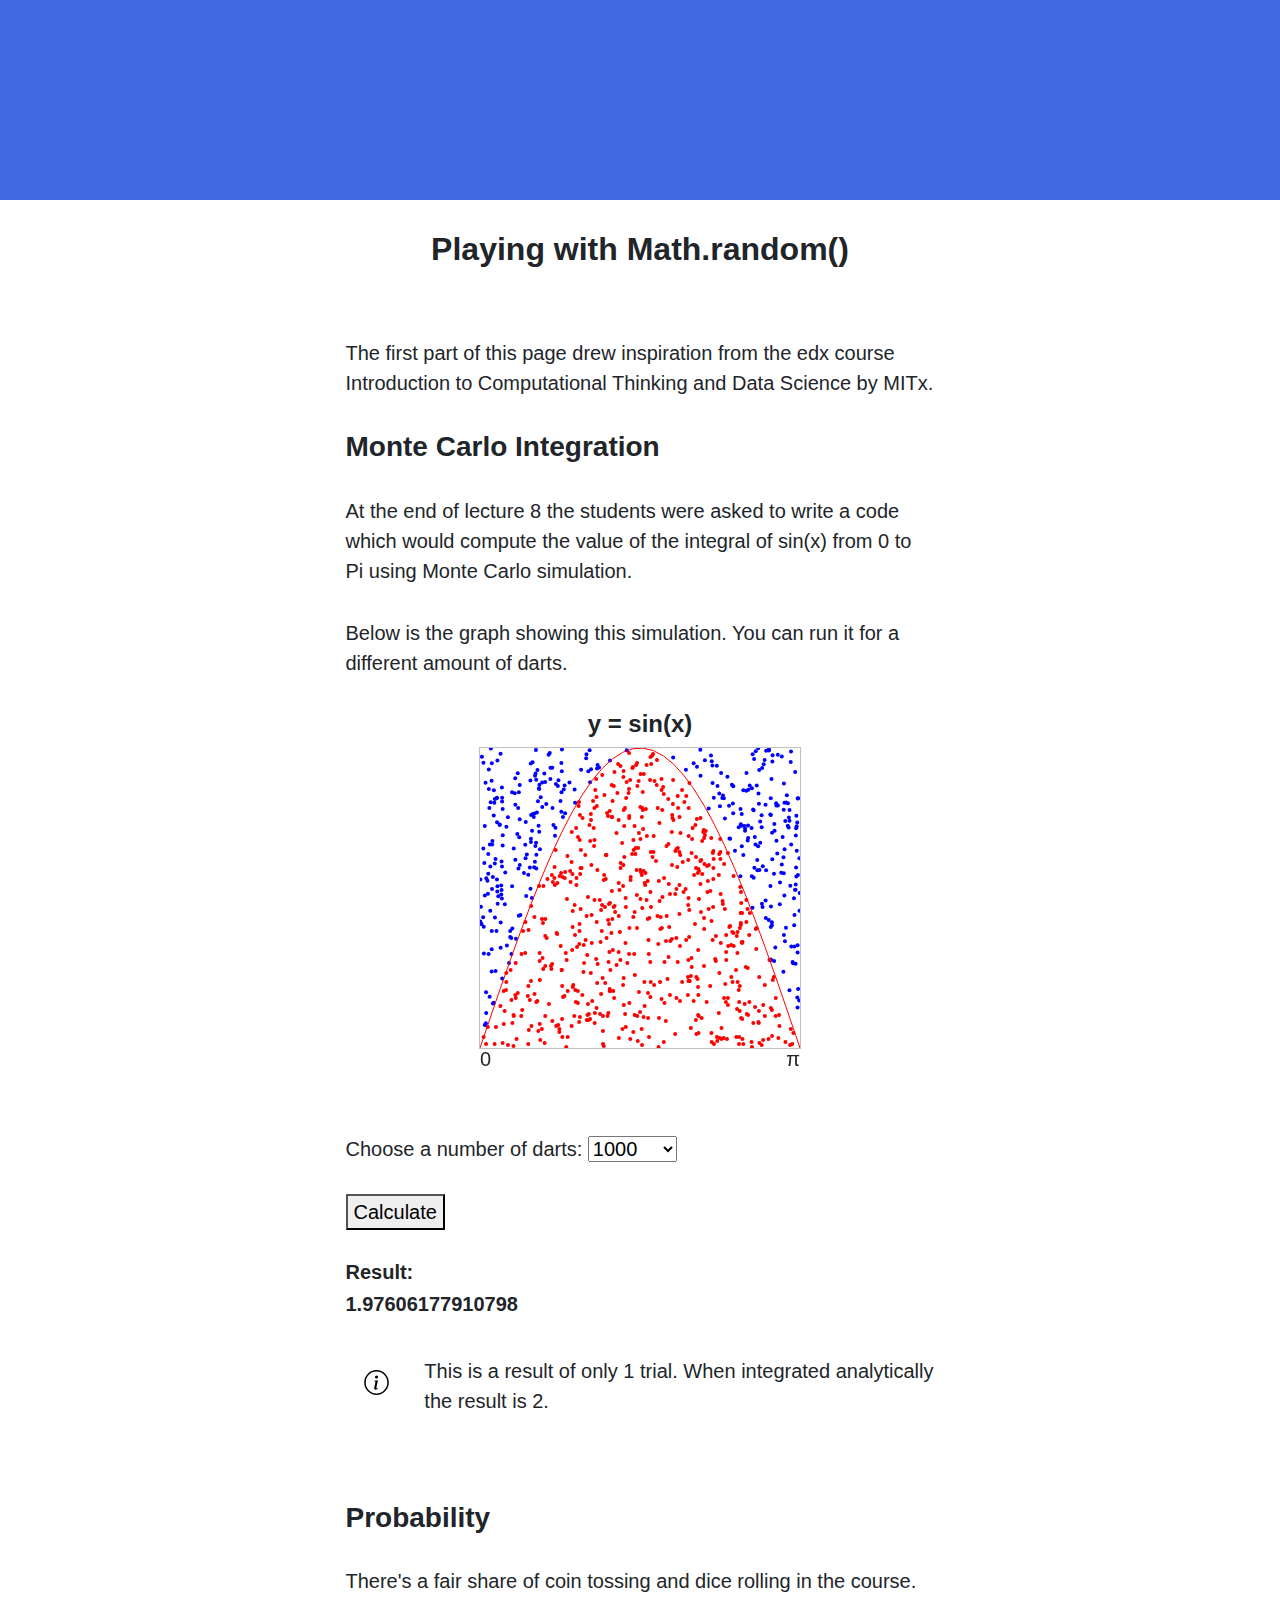
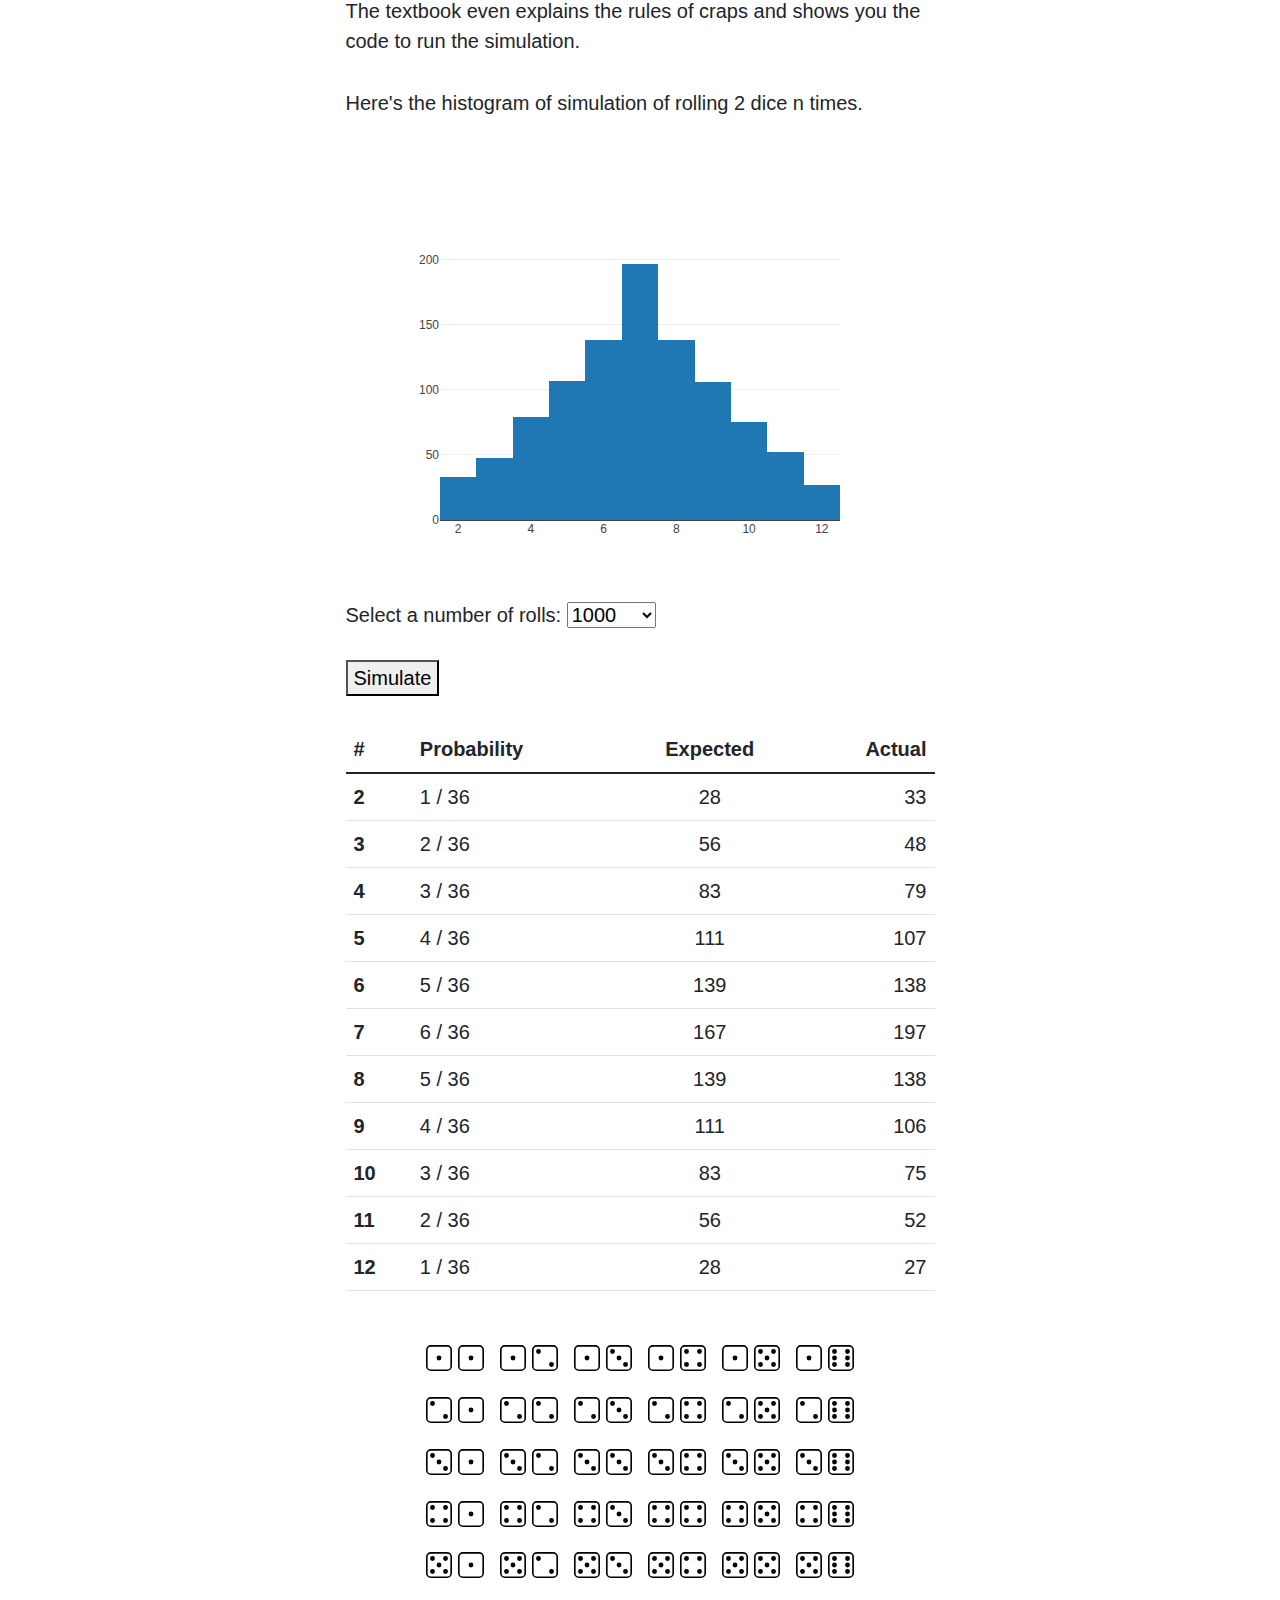
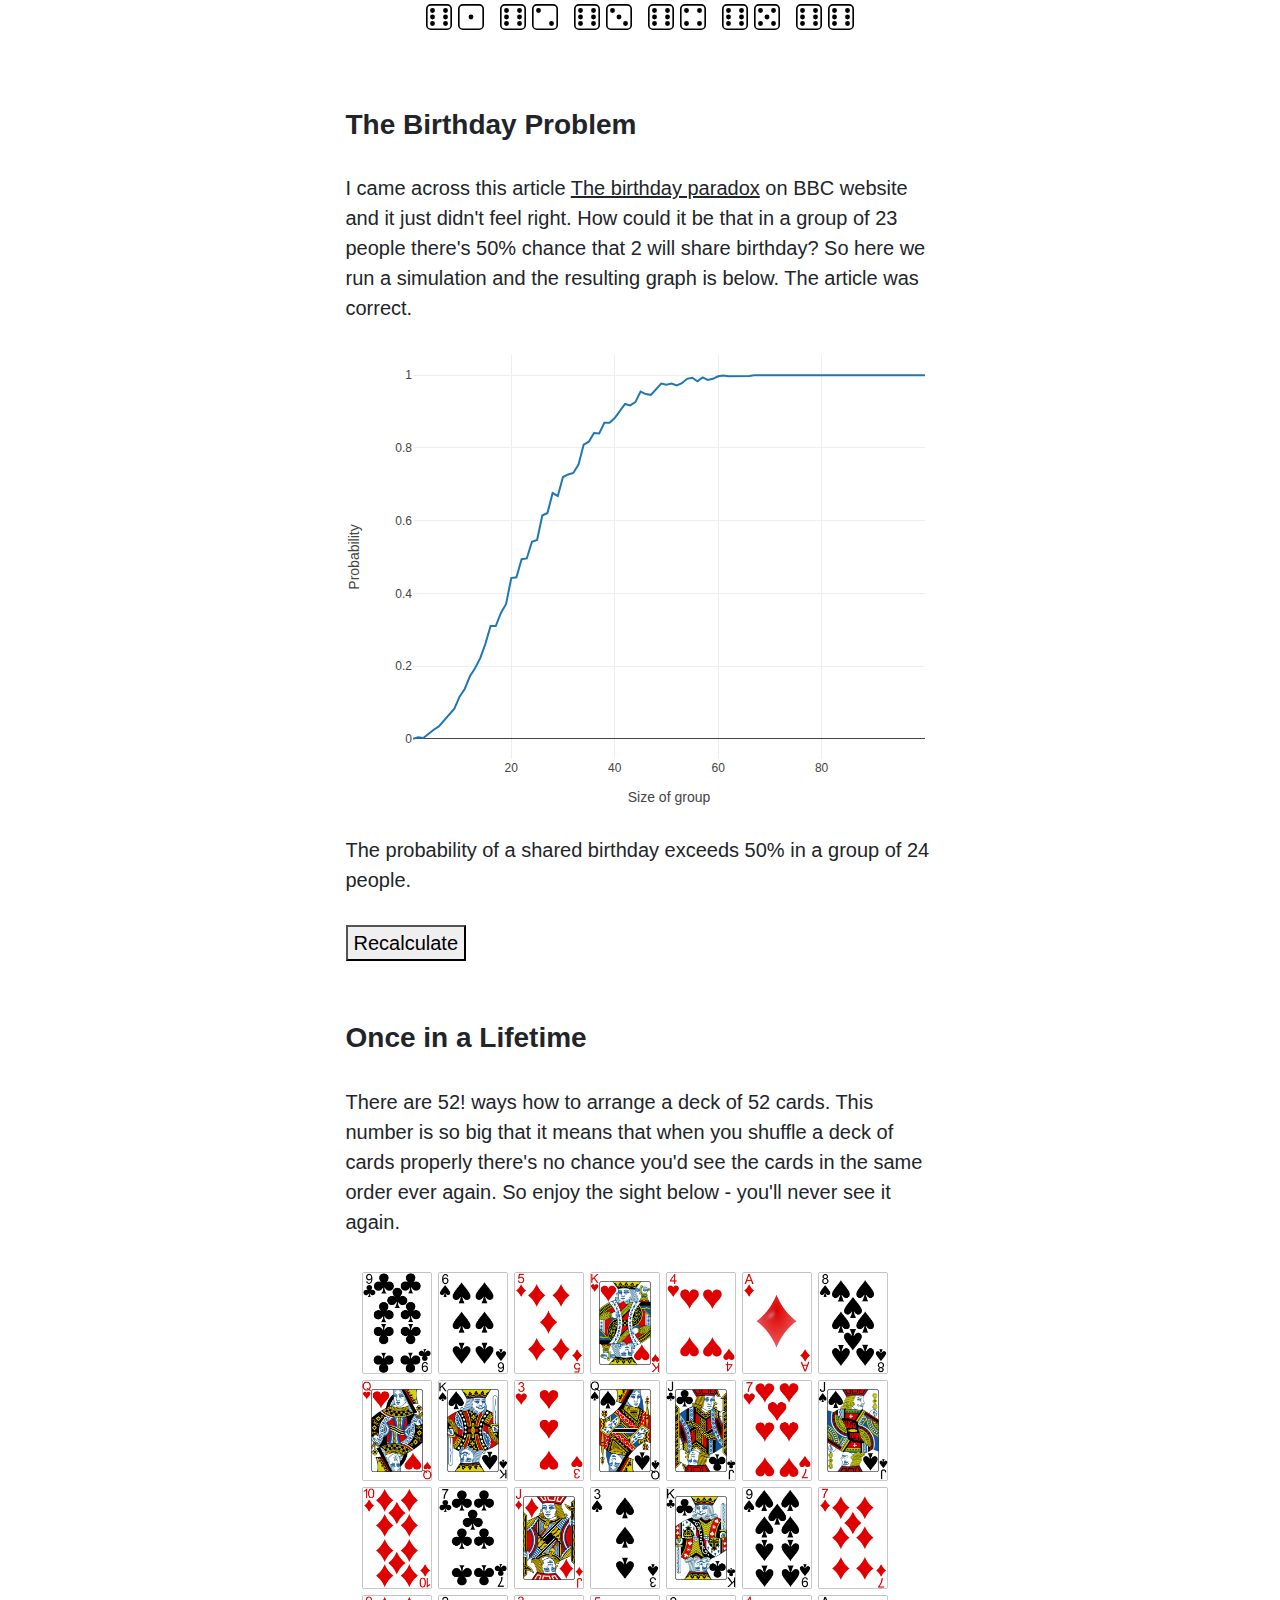
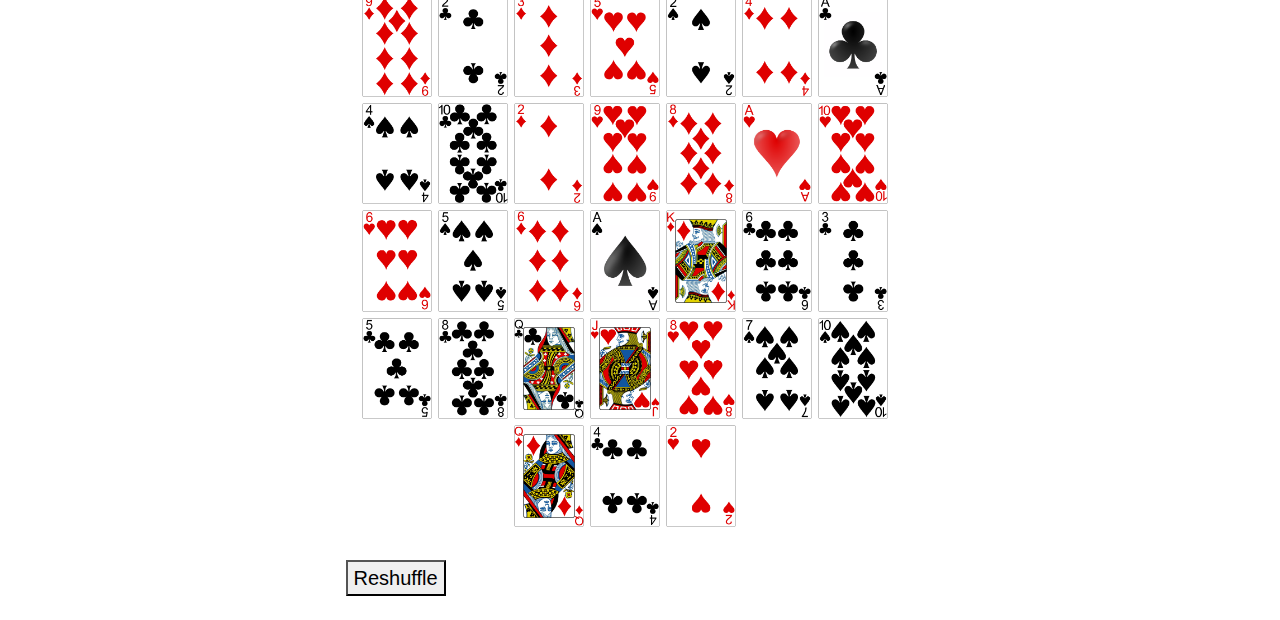
<file: index.html>
<!DOCTYPE html>
<html lang="en">
<head>
    <meta charset="UTF-8">
    <meta http-equiv="X-UA-Compatible" content="IE=edge">
    <meta name="viewport" content="width=device-width, initial-scale=1.0">
    <link rel="stylesheet" href="./styles.css">
    <title>Math.random()</title>
</head>
<body>
    <div class="backgr"></div>
    <br>
    <article class="mb-4">
        <div class="container px-4 px-lg-5">
            <div class="row gx-4 gx-lg-5 justify-content-center">
                <div class="col-md-10 col-lg-8 col-xl-7">
                    <h2 style="text-align: center;">Playing with Math.random()</h2>
                    <br>
                    <p>The first part of this page drew inspiration from the edx course Introduction to Computational Thinking and Data Science by MITx.</p>
                    <h3>Monte Carlo Integration</h3>
                    <p>At the end of lecture 8 the students were asked to write a code which would compute the value of the integral of sin(x) from 0 to Pi using Monte Carlo simulation.</p>
                    <p>Below is the graph showing this simulation. You can run it for a different amount of darts.</p>
                    
                    <h4 style="text-align: center;">y = sin(x)</h4>
                    <div style="display: flex; justify-content: center;">
                        <canvas id="sin-canvas" width="320" height="300" style="border: 1px solid silver;"></canvas>
                    </div>
                    <div style="display: flex; align-items: center; justify-content: center;">
                        <div style="width: 320px; height: 25px; position: relative;">
                            <span style="position: absolute; left: 0; bottom: 0;">0</span>
                            <span style="position: absolute; right: 0; bottom: 0">&#960</span>
                        </div>
                    </div>
                    <br>
                    <br>
                    <label for="darts">Choose a number of darts:</label>
                        
                    <select id="darts" name="darts">
                        <option value="10">10</option>
                        <option value="100">100</option>
                        <option value="1000" selected="selected">1000</option>
                        <option value="10000">10000</option>
                        <option value="100000">100000</option>
                    </select>
                    <br>
                    <br>
                    <button id="submit_darts">Calculate</button>    
                    <div></div>
                      
                    <br>
                    <h5>Result:</h5><h5 id="integral_result"></h5>
                    <div style="display: flex; flex-direction: row; align-items: center;">
                        <img src="./assets/icons/info-circle.svg" alt="" style="height: 25px; margin-right: 20px;">
                        <div style="padding-bottom: 25px;">
                          <p class="card-text">This is a result of only 1 trial. When integrated analytically the result is 2.</p>
                        </div>
                    </div>
                    <br>
                    <br>


    <script>
        draw_graph()

        function draw_graph(n = 1000) {
        var underCurve = 0
        for (var i = 1; i <= n; i++) {
            var x = Math.random() * Math.PI
            var y = Math.random()
            if (Math.sin(x) > y) {
                underCurve++
                var c = document.getElementById("sin-canvas");
                var ctx = c.getContext("2d");
                ctx.beginPath();
                //ctx.arc(x * 127, Math.floor(300 - y * 300), 2, 0, 2 * Math.PI);
                ctx.arc(x * 102, Math.floor(300 - y * 300), 2, 0, 2 * Math.PI);
                ctx.fillStyle = "red";
                ctx.fill();
                //ctx.stroke();
            }
            else {
                var c = document.getElementById("sin-canvas");
                var ctx = c.getContext("2d");
                ctx.beginPath();
                //ctx.arc(x * 127, 300 - y * 300, 2, 0, 2 * Math.PI);
                ctx.arc(x * 102, 300 - y * 300, 2, 0, 2 * Math.PI);
                ctx.fillStyle = "blue";
                ctx.fill();
                //ctx.stroke();
            }
        }
        var integral_result = document.getElementById('integral_result')
        integral_result.innerHTML = Math.PI * underCurve / n

        function Calculator(canvas, x1, x2, y1, y2, func) {
      	    var self = this;

      	    var width = canvas.width;
      	    var height = canvas.height;

      	    var xRange = x2 - x1;
      	    var yRange = y2 - y1;

            self.calculatePoint = function(x) {
                var y = func(x);
                // chart will be reversed horizontaly because of reversed canvas pixels
                var nx = (x - x1) / xRange;       // normalized x
                var ny = 1.0 - (y - y1) / yRange; // normalized y
                return {
                    x: nx * width,
                    y: ny * height
                };
            };
        }
    
        function Chart(canvas, x1, x2, y1, y2, dx, func) {
      	    var self = this;
    	
      	    var context = canvas.getContext('2d');
      	    var calculator = new Calculator(canvas, x1, x2, y1, y2, func);
       
      	    self.drawChart = function(color, width) {
                context.beginPath();
          
                var point = calculator.calculatePoint(x1);
                context.moveTo(point.x, point.y);

                for (var x = x1 + dx; x < x2; x += dx) {
                    var point = calculator.calculatePoint(x);
                    context.lineTo(point.x, point.y);
                }
          
                var point = calculator.calculatePoint(x2);
                context.lineTo(point.x, point.y);
          
          	    context.strokeStyle = color || 'black';
          	    context.lineWidth = width || 1;

                context.stroke();
            };
        }
    
    
        // Usage example:
    
        var sinCanvas = document.querySelector('#sin-canvas');
    
        var dx = 0.1;  // x value step

        var sinChart = new Chart(sinCanvas, 0, Math.PI, 0, +1, dx, Math.sin);
    
        sinChart.drawChart('red', 1);
 
    }

    var submit_btn = document.getElementById("submit_darts")
    var darts = document.getElementById("darts")
    submit_btn.onclick = function() {
            var c = document.getElementById("sin-canvas");
            var ctx = c.getContext("2d");
            ctx.clearRect(0, 0, 400, 300);
            draw_graph(darts.value)
    }        
    
  </script>

  <h3>Probability</h3>
  <p>There's a fair share of coin tossing and dice rolling in the course. The textbook even explains the rules of craps and shows you the code to run the simulation.</p>
  <p>Here's the histogram of simulation of rolling 2 dice n times.</p>
  <div style="display: flex; flex-direction: column; justify-content: center; align-items: center;">
  <div id='myDiv' style="width: 95%;"></div>
  </div>
  
    <script src='https://cdn.plot.ly/plotly-2.12.1.min.js'></script>

    <label for="dice_rolls">Select a number of rolls:</label>
    <select id="dice_rolls" name="dice_rolls">
        <option value="10">10</option>
        <option value="100">100</option>
        <option value="1000" selected="selected">1000</option>
        <option value="10000">10000</option>
        <option value="100000">100000</option>
    </select>
    <br>
    <br>
    <button id="submit_rolls">Simulate</button>    
    <div></div>
    <br>
  
<!--Table-->
<table class="table">
    <thead>
      <tr>
        <th scope="col">#</th>
        <th scope="col">Probability</th>
        <th scope="col" class="text-center">Expected</th>
        <th scope="col" class="text-end">Actual</th>
      </tr>
    </thead>
    <tbody>
      <tr>
        <th scope="row">2</th>
        <td>1 / 36</td>
        <td id="prdct_2" class="text-center"></td>
        <td id="act_2" class="text-end"></td>
      </tr>
      <tr>
        <th scope="row">3</th>
        <td>2 / 36</td>
        <td id="prdct_3" class="text-center"></td>
        <td id="act_3" class="text-end"></td>
      </tr>
      <tr>
        <th scope="row">4</th>
        <td>3 / 36</td>
        <td id="prdct_4" class="text-center"></td>
        <td id="act_4" class="text-end"></td>
      </tr>
      <tr>
        <th scope="row">5</th>
        <td>4 / 36</td>
        <td id="prdct_5" class="text-center"></td>
        <td id="act_5" class="text-end"></td>
      </tr>
      <tr>
        <th scope="row">6</th>
        <td>5 / 36</td>
        <td id="prdct_6" class="text-center"></td>
        <td id="act_6" class="text-end"></td>
      </tr>
      <tr>
        <th scope="row">7</th>
        <td>6 / 36</td>
        <td id="prdct_7" class="text-center"></td>
        <td id="act_7" class="text-end"></td>
      </tr>
      <tr>
        <th scope="row">8</th>
        <td>5 / 36</td>
        <td id="prdct_8" class="text-center"></td>
        <td id="act_8" class="text-end"></td>
      </tr>
      <tr>
        <th scope="row">9</th>
        <td>4 / 36</td>
        <td id="prdct_9" class="text-center"></td>
        <td id="act_9" class="text-end"></td>
      </tr>
      <tr>
        <th scope="row">10</th>
        <td>3 / 36</td>
        <td id="prdct_10" class="text-center"></td>
        <td id="act_10" class="text-end"></td>
      </tr>
      <tr>
        <th scope="row">11</th>
        <td>2 / 36</td>
        <td id="prdct_11" class="text-center"></td>
        <td id="act_11" class="text-end"></td>
      </tr>
      <tr>
        <th scope="row">12</th>
        <td>1 / 36</td>
        <td id="prdct_12" class="text-center"></td>
        <td id="act_12" class="text-end"></td>
      </tr>
    </tbody>
  </table>

  <script>
    document.addEventListener('DOMContentLoaded', function() {

    
    var x = [];
    var counts = {}
    function throw_dice(n) {
      x = []
      counts = {}
      for (var i = 0; i < n; i ++) {
        a = Math.ceil(Math.random() * 6)
        b = Math.ceil(Math.random() * 6)
        x.push(a + b)
      }
      for (var num of x) {
          counts[num] = counts[num] ? counts[num] + 1 : 1
      }
      return [n, counts]
    }

    var n = throw_dice(n = 1000)
    draw_rolls()

    function draw_rolls() {
    var trace = {
        x: x,
        type: 'histogram',
    };
    var data = [trace];

    var layout = {
			  title: '',
			  showlegend: false
		  }
    Plotly.newPlot('myDiv', data, layout, {displayModeBar : false});
  
  probability = [0, 0, 1/36, 2/36, 3/36, 4/36, 5/36, 6/36, 5/36, 4/36, 3/36, 2/36, 1/36]
  for (var j = 2; j <= 12; j++) {
      document.getElementById(`prdct_${j}`).innerHTML = Math.round(probability[j] * n[0])
      document.getElementById(`act_${j}`).innerHTML = n[1][j] ? n[1][j] : 0
  }
  
    }
    var submit_rolls = document.getElementById('submit_rolls')
    submit_rolls.onclick = function() {
        var dice_rolls = document.getElementById("dice_rolls")
        n = throw_dice(dice_rolls.value)
        draw_rolls()
  }

})
</script>
<!--Dice-->
<br>
  <div class="dice_container" style="display: flex; flex-direction: column; align-items: center; justify-content: center;">
    <div class="container" style="display: flex; flex-direction: column; align-items: center; justify-content: center; width: 100%; height: auto;">
        <div class="row1">
            <div class="sub-cont">
                <img class="dice_image" src="./assets/dice/dice-1.svg" alt="">
                <img class="dice_image" src="./assets/dice/dice-1.svg" alt="">
            </div>
            <div class="sub-cont">
                <img class="dice_image" src="./assets/dice/dice-1.svg" alt="">
                <img class="dice_image" src="./assets/dice/dice-2.svg" alt="">
            </div>
            <div class="sub-cont">
                <img class="dice_image" src="./assets/dice/dice-1.svg" alt="">
                <img class="dice_image" src="./assets/dice/dice-3.svg" alt="">
            </div>
            <div class="sub-cont">
                <img class="dice_image" src="./assets/dice/dice-1.svg" alt="">
                <img class="dice_image" src="./assets/dice/dice-4.svg" alt="">
            </div>
            <div class="sub-cont">
                <img class="dice_image" src="./assets/dice/dice-1.svg" alt="">
                <img class="dice_image" src="./assets/dice/dice-5.svg" alt="">
            </div>
            <div class="sub-cont">
                <img class="dice_image" src="./assets/dice/dice-1.svg" alt="">
                <img class="dice_image" src="./assets/dice/dice-6.svg" alt="">
            </div>
        </div>
        <div class="row1">
            <div class="sub-cont">
                <img class="dice_image" src="./assets/dice/dice-2.svg" alt="">
                <img class="dice_image" src="./assets/dice/dice-1.svg" alt="">
            </div>
            <div class="sub-cont">
                <img class="dice_image" src="./assets/dice/dice-2.svg" alt="">
                <img class="dice_image" src="./assets/dice/dice-2.svg" alt="">
            </div>
            <div class="sub-cont">
                <img class="dice_image" src="./assets/dice/dice-2.svg" alt="">
                <img class="dice_image" src="./assets/dice/dice-3.svg" alt="">
            </div>
            <div class="sub-cont">
                <img class="dice_image" src="./assets/dice/dice-2.svg" alt="">
                <img class="dice_image" src="./assets/dice/dice-4.svg" alt="">
            </div>
            <div class="sub-cont">
                <img class="dice_image" src="./assets/dice/dice-2.svg" alt="">
                <img class="dice_image" src="./assets/dice/dice-5.svg" alt="">
            </div>
            <div class="sub-cont">
                <img class="dice_image" src="./assets/dice/dice-2.svg" alt="">
                <img class="dice_image" src="./assets/dice/dice-6.svg" alt="">
            </div>
        </div>
        <div class="row1">
            <div class="sub-cont">
                <img class="dice_image" src="./assets/dice/dice-3.svg" alt="">
                <img class="dice_image" src="./assets/dice/dice-1.svg" alt="">
            </div>
            <div class="sub-cont">
                <img class="dice_image" src="./assets/dice/dice-3.svg" alt="">
                <img class="dice_image" src="./assets/dice/dice-2.svg" alt="">
            </div>
            <div class="sub-cont">
                <img class="dice_image" src="./assets/dice/dice-3.svg" alt="">
                <img class="dice_image" src="./assets/dice/dice-3.svg" alt="">
            </div>
            <div class="sub-cont">
                <img class="dice_image" src="./assets/dice/dice-3.svg" alt="">
                <img class="dice_image" src="./assets/dice/dice-4.svg" alt="">
            </div>
            <div class="sub-cont">
                <img class="dice_image" src="./assets/dice/dice-3.svg" alt="">
                <img class="dice_image" src="./assets/dice/dice-5.svg" alt="">
            </div>
            <div class="sub-cont">
                <img class="dice_image" src="./assets/dice/dice-3.svg" alt="">
                <img class="dice_image" src="./assets/dice/dice-6.svg" alt="">
            </div>
        </div>
        <div class="row1">
            <div class="sub-cont">
                <img class="dice_image" src="./assets/dice/dice-4.svg" alt="">
                <img class="dice_image" src="./assets/dice/dice-1.svg" alt="">
            </div>
            <div class="sub-cont">
                <img class="dice_image" src="./assets/dice/dice-4.svg" alt="">
                <img class="dice_image" src="./assets/dice/dice-2.svg" alt="">
            </div>
            <div class="sub-cont">
                <img class="dice_image" src="./assets/dice/dice-4.svg" alt="">
                <img class="dice_image" src="./assets/dice/dice-3.svg" alt="">
            </div>
            <div class="sub-cont">
                <img class="dice_image" src="./assets/dice/dice-4.svg" alt="">
                <img class="dice_image" src="./assets/dice/dice-4.svg" alt="">
            </div>
            <div class="sub-cont">
                <img class="dice_image" src="./assets/dice/dice-4.svg" alt="">
                <img class="dice_image" src="./assets/dice/dice-5.svg" alt="">
            </div>
            <div class="sub-cont">
                <img class="dice_image" src="./assets/dice/dice-4.svg" alt="">
                <img class="dice_image" src="./assets/dice/dice-6.svg" alt="">
            </div>
        </div>
        <div class="row1">
            <div class="sub-cont">
                <img class="dice_image" src="./assets/dice/dice-5.svg" alt="">
                <img class="dice_image" src="./assets/dice/dice-1.svg" alt="">
            </div>
            <div class="sub-cont">
                <img class="dice_image" src="./assets/dice/dice-5.svg" alt="">
                <img class="dice_image" src="./assets/dice/dice-2.svg" alt="">
            </div>
            <div class="sub-cont">
                <img class="dice_image" src="./assets/dice/dice-5.svg" alt="">
                <img class="dice_image" src="./assets/dice/dice-3.svg" alt="">
            </div>
            <div class="sub-cont">
                <img class="dice_image" src="./assets/dice/dice-5.svg" alt="">
                <img class="dice_image" src="./assets/dice/dice-4.svg" alt="">
            </div>
            <div class="sub-cont">
                <img class="dice_image" src="./assets/dice/dice-5.svg" alt="">
                <img class="dice_image" src="./assets/dice/dice-5.svg" alt="">
            </div>
            <div class="sub-cont">
                <img class="dice_image" src="./assets/dice/dice-5.svg" alt="">
                <img class="dice_image" src="./assets/dice/dice-6.svg" alt="">
            </div>
        </div>
        <div class="row1">
            <div class="sub-cont">
                <img class="dice_image" src="./assets/dice/dice-6.svg" alt="">
                <img class="dice_image" src="./assets/dice/dice-1.svg" alt="">
            </div>
            <div class="sub-cont">
                <img class="dice_image" src="./assets/dice/dice-6.svg" alt="">
                <img class="dice_image" src="./assets/dice/dice-2.svg" alt="">
            </div>
            <div class="sub-cont">
                <img class="dice_image" src="./assets/dice/dice-6.svg" alt="">
                <img class="dice_image" src="./assets/dice/dice-3.svg" alt="">
            </div>
            <div class="sub-cont">
                <img class="dice_image" src="./assets/dice/dice-6.svg" alt="">
                <img class="dice_image" src="./assets/dice/dice-4.svg" alt="">
            </div>
            <div class="sub-cont">
                <img class="dice_image" src="./assets/dice/dice-6.svg" alt="">
                <img class="dice_image" src="./assets/dice/dice-5.svg" alt="">
            </div>
            <div class="sub-cont">
                <img class="dice_image" src="./assets/dice/dice-6.svg" alt="">
                <img class="dice_image" src="./assets/dice/dice-6.svg" alt="">
            </div>
        </div>
        </div>

        


</div>

    <br>
    <br>
    <h3 style="margin-bottom: 10px;">The Birthday Problem</h3>
    <p>I came across this article <a href="https://www.bbc.co.uk/bitesize/articles/zgdw239" target="_blank">The birthday paradox</a> on BBC website and it just didn't feel right. How could it be that in a group of 23 people there's 50% chance that 2 will share birthday? So here we run a simulation and the resulting graph is below. The article was correct.</p>
    <div id="birthday_container" class="birthday_container" style="margin-top: 20px;"></div>
    <br>
    <div class="birthday_result">The probability of a shared birthday exceeds 50% in a group of <span id="birthday_result"></span> people.</div>
    <br>
    <div class="birthday_recalculate"><button id="birthday_recalculate">Recalculate</button></div>
    <script src='https://cdn.plot.ly/plotly-2.12.1.min.js'></script>
    <script>
        document.getElementById('birthday_recalculate').onclick = function() {
      drawGraph()
    }

    function birthdayProb(num) {
        var match = 0
        for (var i = 0; i < 1000; i++) {
            var birthdays = []
            for (var j = 1; j <= num; j++) {
                x = Math.floor(Math.random() * 365 + 1)
                if (birthdays.indexOf(x) != -1) {
                  match++
                  break
                }
                birthdays.push(x)
            }
        }
        return match/1000
    }
	
	function checkFifty(x_axis, y_axis) {
		for (var i = 0; i < y_axis.length; i++) {
			if (y_axis[i] >= 0.5) {
				return x_axis[i]
			}
		}
		return undefined
	}

  function drawGraph() {
    var x_axis = []
    var y_axis = []

    for (var i = 1; i <=100; i++) {
        x_axis.push(i)
        y_axis.push(birthdayProb(i))
    }
    document.getElementById('birthday_result').innerHTML = checkFifty(x_axis, y_axis)
    var trace = {
        x: [...x_axis],
        y: [...y_axis],
        mode: 'lines',
        type: 'scatter'
      };

      var layout = {
        margin: {t:0,r:0,b:0,l:20},
        xaxis: {
          automargin: true,
          tickangle: 0,
          title: {
            text: "Size of group",
            standoff: 20
          }},
        yaxis: {
          automargin: true,
          tickangle: 0,
          title: {
            text: "Probability",
            standoff: 40
          }}}
    
    var data = [trace]
    Plotly.newPlot('birthday_container', data, layout, {displayModeBar : false})
  }
  drawGraph()
    </script>
<br>
<br>
<h3>Once in a Lifetime</h3>
<p>There are 52! ways how to arrange a deck of 52 cards. This number is so big that it means that when you shuffle a deck of cards properly there's no chance you'd see the cards in the same order ever again. So enjoy the sight below - you'll never see it again.</p>
<div class="cards_container" id="cards_container"></div>
<br>
<div class="reshuffle"><button id="reshuffle">Reshuffle</button></div>
<script type="text/javascript">
    DJANGO_STATIC_URL = '{{ STATIC_URL }}';
    function showCards() {
    var cards = []
    for (var i = 1; i <=52; i++) {
        cards.push(i)
    }
    var container = document.getElementById('cards_container')
    container.innerHTML = ""
    for (var i = 1; i <=52; i++) {
        var cardNumber = randomCard()
        var newCard = document.createElement('div')
        var image = document.createElement('img')
        image.src = `./assets/playing_cards/${cardNumber}.png`
        image.classList.add('card_image')
        //image.src = `/assets/playing_cards/${cardNumber}.png`
        //image.src = `./static/blog/assets/playing_cards/${cardNumber}.png`
        container.appendChild(newCard)
        newCard.appendChild(image)
    }
    
    function randomCard() {
        var randCard =  Math.floor(Math.random() * cards.length)
        var card = cards[randCard]
        cards.splice(randCard, 1)
        return card
    }
    }
    document.getElementById('reshuffle').onclick = function() {
        showCards()
    }
    
    showCards()
</script>
</div>
</div>

</article>
</body>
</html>
</file>
